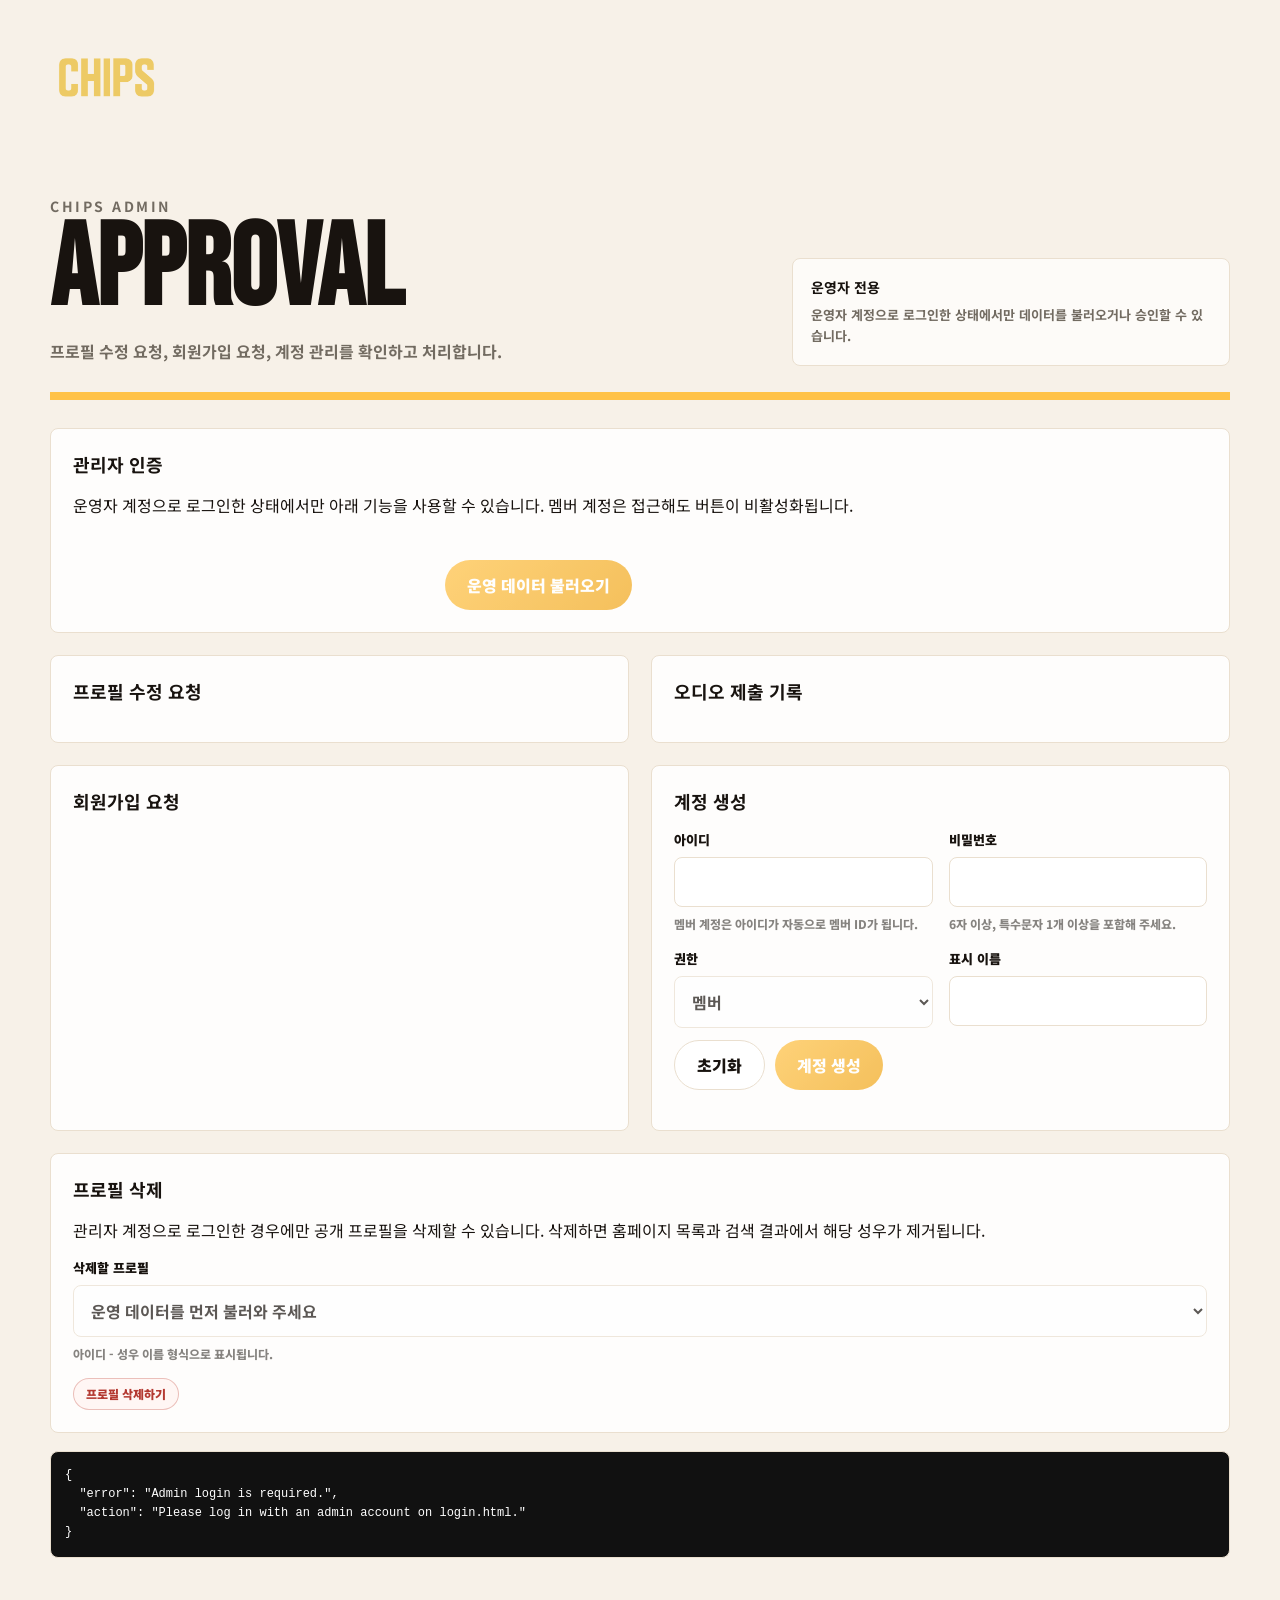
<file: admin.html>
<!DOCTYPE html>
<html lang="ko">
  <head>
    <meta charset="UTF-8" />
    <meta name="viewport" content="width=device-width, initial-scale=1.0" />
    <title>CHIPS Admin</title>
    <link rel="preconnect" href="https://fonts.googleapis.com" />
    <link rel="preconnect" href="https://fonts.gstatic.com" crossorigin />
    <link
      href="https://fonts.googleapis.com/css2?family=Bebas+Neue&family=Noto+Sans+KR:wght@400;500;700;900&display=swap"
      rel="stylesheet"
    />
    <link rel="stylesheet" href="submission.css?v=20260518-profile-delete" />
  </head>
  <body>
    <main class="submission-shell">
      <div class="submission-topbar">
        <a class="brand-mark" href="index.html#top" aria-label="CHIPS home">
          <img src="assets/chips_logo_1.png" alt="CHIPS" />
        </a>
        <nav class="submission-nav" aria-label="운영 페이지" data-auth-nav hidden>
          <a href="profile-create.html">프로필 작성</a>
          <a href="audio-create.html">오디오 추가</a>
          <a href="audio-manage.html">오디오 관리</a>
          <a class="is-active" href="admin.html">관리자</a>
          <a href="news-manage.html" data-admin-link>뉴스 작성</a>
          <a href="index.html#top">홈페이지</a>
        </nav>
        <div class="topbar-account" data-auth-greeting hidden></div>
      </div>

      <section class="submission-hero">
        <div>
          <p class="submission-kicker">CHIPS ADMIN</p>
          <h1>APPROVAL</h1>
          <p>프로필 수정 요청, 회원가입 요청, 계정 관리를 확인하고 처리합니다.</p>
        </div>
        <aside class="status-panel">
          <strong>운영자 전용</strong>
          <p>운영자 계정으로 로그인한 상태에서만 데이터를 불러오거나 승인할 수 있습니다.</p>
        </aside>
      </section>

      <section class="form-section admin-login">
        <h2>관리자 인증</h2>
        <p class="form-help">운영자 계정으로 로그인한 상태에서만 아래 기능을 사용할 수 있습니다. 멤버 계정은 접근해도 버튼이 비활성화됩니다.</p>
        <div class="field-grid">
          <div class="field admin-actions">
            <label>&nbsp;</label>
            <button class="primary-button" id="load-submissions" type="button">운영 데이터 불러오기</button>
          </div>
        </div>
      </section>

      <section class="admin-grid">
        <div class="form-section">
          <h2>프로필 수정 요청</h2>
          <div id="profile-submissions" class="submission-list"></div>
        </div>
        <div class="form-section">
          <h2>오디오 제출 기록</h2>
          <div id="audio-submissions" class="submission-list"></div>
        </div>
      </section>

      <section class="admin-grid">
        <div class="form-section">
          <h2>회원가입 요청</h2>
          <div id="signup-requests" class="submission-list"></div>
        </div>
        <div class="form-section">
          <h2>계정 생성</h2>
          <form class="admin-account-form" id="admin-account-form">
            <div class="field-grid">
              <div class="field">
                <label for="account-username">아이디</label>
                <input id="account-username" name="username" required />
                <small class="field-help">멤버 계정은 아이디가 자동으로 멤버 ID가 됩니다.</small>
              </div>
              <div class="field">
                <label for="account-password">비밀번호</label>
                <input id="account-password" name="password" type="password" required minlength="6" pattern="^(?=.*[^A-Za-z0-9]).{6,}$" />
                <small class="field-help">6자 이상, 특수문자 1개 이상을 포함해 주세요.</small>
              </div>
              <div class="field">
                <label for="account-role">권한</label>
                <select id="account-role" name="role">
                  <option value="actor">멤버</option>
                  <option value="admin">관리자</option>
                </select>
              </div>
              <div class="field">
                <label for="account-name">표시 이름</label>
                <input id="account-name" name="name" />
              </div>
            </div>
            <div class="form-actions compact-actions">
              <button class="secondary-button" type="reset">초기화</button>
              <button class="primary-button" type="submit">계정 생성</button>
            </div>
          </form>
          <div id="account-list" class="submission-list"></div>
        </div>
      </section>

      <section class="form-section admin-profile-delete">
        <h2>프로필 삭제</h2>
        <p class="form-help">관리자 계정으로 로그인한 경우에만 공개 프로필을 삭제할 수 있습니다. 삭제하면 홈페이지 목록과 검색 결과에서 해당 성우가 제거됩니다.</p>
        <form class="admin-profile-delete-form" id="admin-profile-delete-form">
          <div class="field-grid">
            <div class="field is-wide">
              <label for="delete-profile-id">삭제할 프로필</label>
              <select id="delete-profile-id" name="actorId" required>
                <option value="">운영 데이터를 먼저 불러와 주세요</option>
              </select>
              <small class="field-help">아이디 - 성우 이름 형식으로 표시됩니다.</small>
            </div>
          </div>
          <div class="form-actions compact-actions">
            <button class="danger-button profile-delete-submit" type="submit">프로필 삭제하기</button>
          </div>
        </form>
      </section>

      <pre class="result-box" id="admin-result" hidden></pre>
    </main>

    <script src="admin.js?v=20260518-profile-delete"></script>
  </body>
</html>
</file>
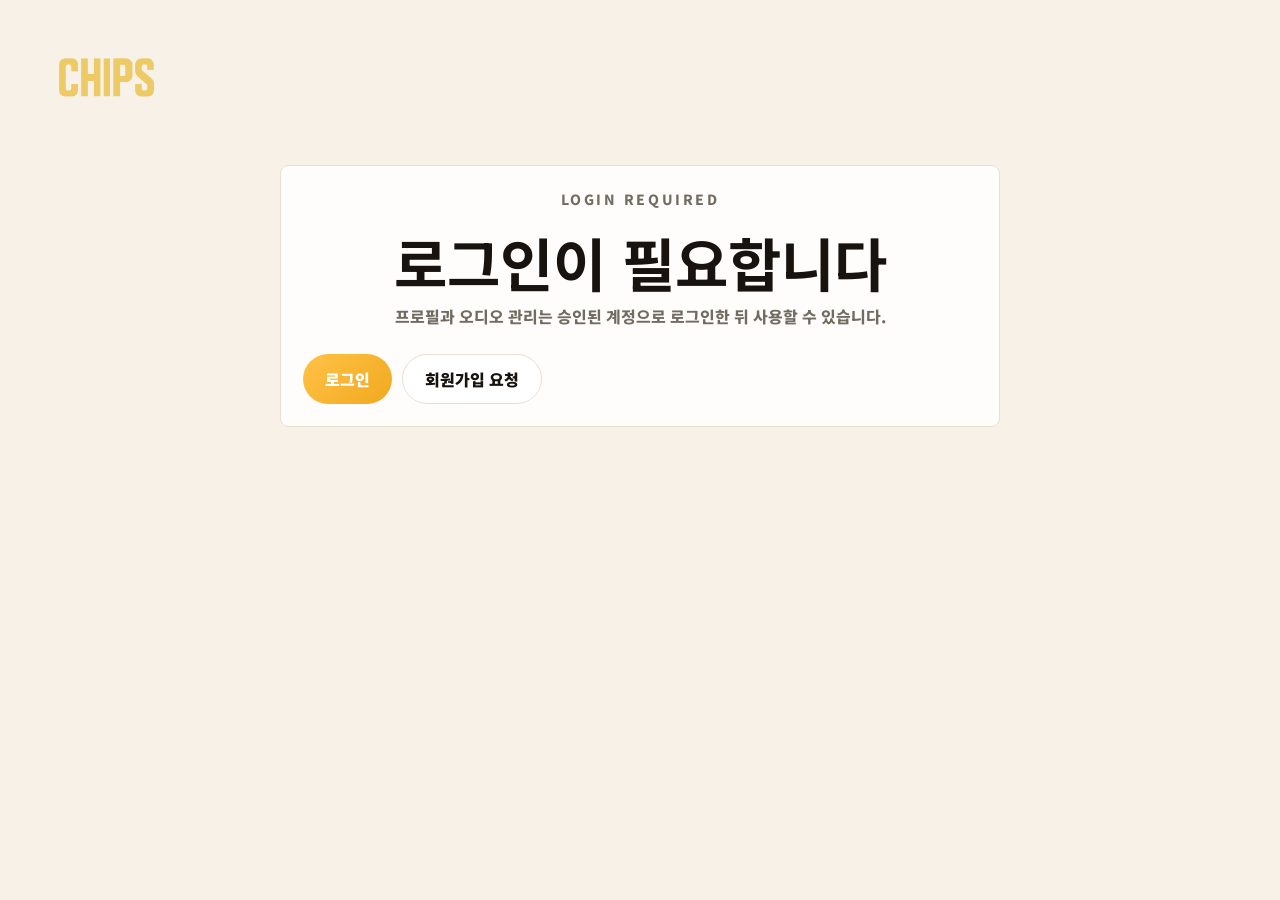
<file: audio-create.html>
<!DOCTYPE html>
<html lang="ko">
  <head>
    <meta charset="UTF-8" />
    <meta name="viewport" content="width=device-width, initial-scale=1.0" />
    <title>CHIPS Audio Upload</title>
    <link rel="preconnect" href="https://fonts.googleapis.com" />
    <link rel="preconnect" href="https://fonts.gstatic.com" crossorigin />
    <link
      href="https://fonts.googleapis.com/css2?family=Bebas+Neue&family=Noto+Sans+KR:wght@400;500;700;900&display=swap"
      rel="stylesheet"
    />
    <link rel="stylesheet" href="submission.css?v=20260515-filter-audio" />
  </head>
  <body data-requires-auth="true">
    <main class="submission-shell">
      <div class="submission-topbar">
        <a class="brand-mark" href="index.html#top" aria-label="CHIPS home">
          <img src="assets/chips_logo_1.png" alt="CHIPS" />
        </a>
        <nav class="submission-nav" aria-label="운영 페이지" data-auth-nav hidden>
          <a href="profile-create.html">프로필 작성</a>
          <a class="is-active" href="audio-create.html">오디오 추가</a>
          <a href="audio-manage.html">오디오 관리</a>
          <a href="admin.html" data-admin-link>관리자</a>
          <a href="news-manage.html" data-admin-link>뉴스 작성</a>
          <a href="index.html#voice-sample">홈페이지</a>
        </nav>
        <div class="topbar-account" data-auth-greeting hidden></div>
      </div>

      <section class="submission-hero">
        <div>
          <p class="submission-kicker">VOICE SAMPLE UPLOAD</p>
          <h1>AUDIO CREATE</h1>
          <p>등록된 성우를 선택하고, 샘플 제목과 CHIPS 카테고리, 오디오 파일을 넣으면 R2에 성우별 폴더로 저장됩니다.</p>
        </div>
        <aside class="status-panel">
          <strong>저장 경로</strong>
          <p><code>audio/{actor_id}/{sample_id}.{ext}</code> 형식으로 저장됩니다. 카테고리는 여러 항목을 동시에 선택할 수 있습니다.</p>
        </aside>
      </section>

      <form class="submission-form" id="audio-form">
        <section class="form-section">
          <h2>기본 정보</h2>
          <div class="field-grid">
            <div class="field">
              <label for="actor-select">성우 선택</label>
              <select id="actor-select" name="actor_id" required>
                <option value="">성우 목록 불러오는 중</option>
              </select>
              <input id="actor-name" name="actor_name" type="hidden" />
              <input name="audio_kind" type="hidden" value="sample" />
            </div>
            <div class="field">
              <label for="sample-title">오디오 제목</label>
              <input id="sample-title" name="sample_title" required placeholder="예: 미소년 캐릭터 샘플" />
            </div>
            <div class="field is-wide" id="representative-tags-field">
              <span class="group-label">대표 카테고리</span>
              <div class="representative-tag-grid" aria-label="대표 카테고리 최대 4개">
                <label><span>#</span><input name="representative_tag" placeholder="중국어" /></label>
                <label><span>#</span><input name="representative_tag" placeholder="10대" /></label>
                <label><span>#</span><input name="representative_tag" placeholder="츤데레" /></label>
                <label><span>#</span><input name="representative_tag" placeholder="소녀" /></label>
              </div>
              <small class="field-help">해당 오디오 샘플의 대표 카테고리를 입력해주세요. (최대 4개)</small>
            </div>
            <div class="field is-wide">
              <label for="language-note">언어/메모</label>
              <input id="language-note" name="notes" placeholder="예: 한국어, 10대/20대, 부끄러운 톤" />
            </div>
          </div>
        </section>

        <section class="form-section" id="audio-category-section">
          <h2>CHIPS 카테고리</h2>
          <div class="category-grid" id="audio-category-grid"></div>
        </section>

        <section class="form-section">
          <h2>오디오 파일</h2>
          <label class="file-drop" for="audio-file">
            <strong id="file-name">파일 선택</strong>
            <span>MP3, WAV, M4A, OGG, FLAC 파일을 업로드할 수 있습니다.</span>
          </label>
          <input id="audio-file" name="audio_file" type="file" accept="audio/*,.mp3,.wav,.m4a,.ogg,.flac" required hidden />
        </section>

        <div class="form-actions">
          <button class="secondary-button" type="reset">초기화</button>
          <button class="primary-button" type="submit">오디오 샘플 업로드</button>
        </div>
        <pre class="result-box" id="audio-result" hidden></pre>
      </form>
    </main>

    <script src="submission.js?v=20260620-dialect-texture"></script>
  </body>
</html>
</file>
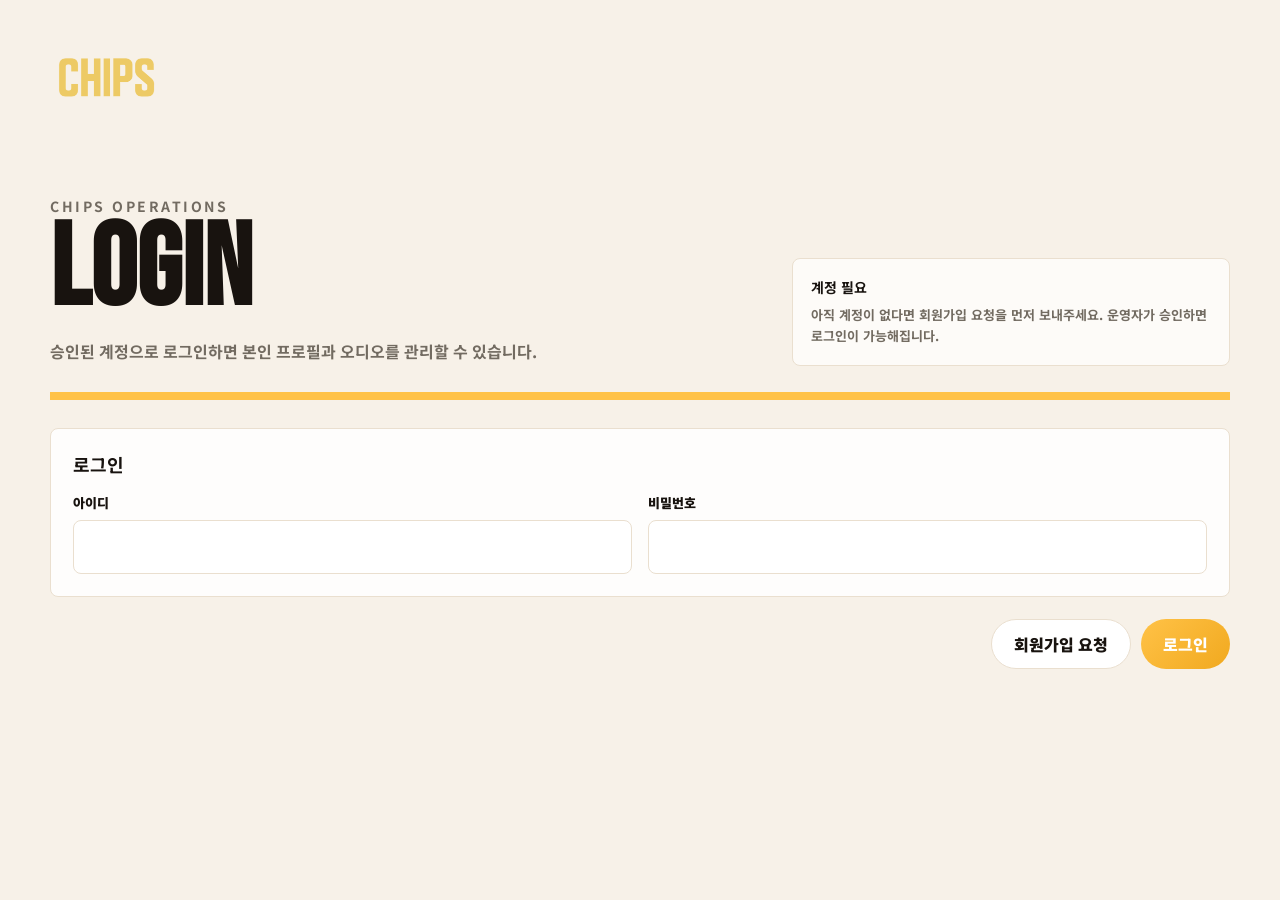
<file: audio-manage.html>
<!DOCTYPE html>
<html lang="ko">
  <head>
    <meta charset="UTF-8" />
    <meta name="viewport" content="width=device-width, initial-scale=1.0" />
    <title>CHIPS Audio Manage</title>
    <link rel="preconnect" href="https://fonts.googleapis.com" />
    <link rel="preconnect" href="https://fonts.gstatic.com" crossorigin />
    <link
      href="https://fonts.googleapis.com/css2?family=Bebas+Neue&family=Noto+Sans+KR:wght@400;500;700;900&display=swap"
      rel="stylesheet"
    />
    <link rel="stylesheet" href="submission.css?v=20260602-no-intro-audio" />
  </head>
  <body data-requires-auth="true">
    <main class="submission-shell">
      <div class="submission-topbar">
        <a class="brand-mark" href="index.html#top" aria-label="CHIPS home">
          <img src="assets/chips_logo_1.png" alt="CHIPS" />
        </a>
        <nav class="submission-nav" aria-label="운영 페이지" data-auth-nav hidden>
          <a href="profile-create.html">프로필 작성</a>
          <a href="audio-create.html">오디오 추가</a>
          <a class="is-active" href="audio-manage.html">오디오 관리</a>
          <a href="admin.html" data-admin-link>관리자</a>
          <a href="news-manage.html" data-admin-link>뉴스 작성</a>
          <a href="index.html#members">웹페이지</a>
        </nav>
        <div class="topbar-account" data-auth-greeting hidden></div>
      </div>

      <section class="submission-hero">
        <div>
          <p class="submission-kicker">VOICE SAMPLE MANAGE</p>
          <h1>AUDIO MANAGE</h1>
          <p>오디오 제목, 카테고리, 공개 순서를 관리합니다. 샘플 오디오 카드를 드래그해서 원하는 순서로 변경할 수 있습니다.</p>
        </div>
        <aside class="status-panel">
          <strong>정렬 방식</strong>
          <p>샘플 오디오 카드를 드래그해서 원하는 순서로 옮긴 뒤 저장하면 공개 프로필 화면에 반영됩니다.</p>
        </aside>
      </section>

      <section class="form-section audio-manage-panel">
        <div class="field-grid">
          <div class="field">
            <label for="manage-actor-select">성우 선택</label>
            <select id="manage-actor-select" name="actor_id">
              <option value="">목록을 불러오는 중</option>
            </select>
            <small class="field-help">관리자는 모든 성우를 선택할 수 있고, 멤버 계정은 본인 프로필만 관리할 수 있습니다.</small>
          </div>
        </div>
      </section>

      <section class="form-section audio-manage-panel">
        <div class="audio-manage-head">
          <div>
            <span>SAMPLES</span>
            <h2>샘플 오디오</h2>
          </div>
          <small>드래그로 순서 변경</small>
        </div>
        <div id="sample-audio-list" class="audio-manage-list is-sortable"></div>
      </section>

      <div class="form-actions">
        <button class="secondary-button" id="reload-audio-manage" type="button">다시 불러오기</button>
        <button class="primary-button" id="save-audio-manage" type="button">변경사항 저장</button>
      </div>
      <pre class="result-box" id="audio-manage-result" hidden></pre>
    </main>

    <script src="assets/vendor/Sortable.min.js"></script>
    <script src="submission.js?v=20260620-dialect-texture"></script>
    <script src="audio-manage.js?v=20260602-no-intro-audio"></script>
  </body>
</html>
</file>
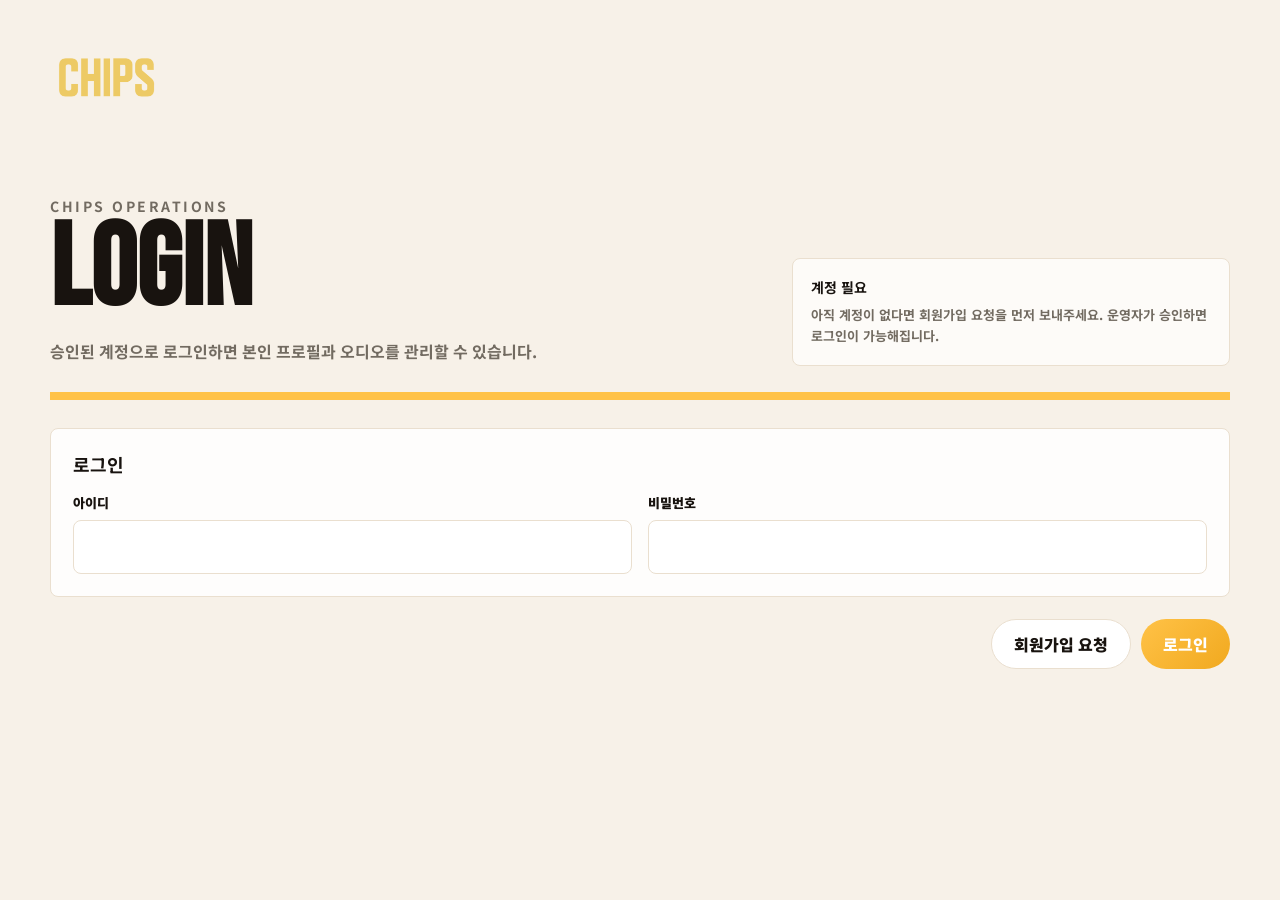
<file: login.html>
<!DOCTYPE html>
<html lang="ko">
  <head>
    <meta charset="UTF-8" />
    <meta name="viewport" content="width=device-width, initial-scale=1.0" />
    <title>CHIPS Login</title>
    <link rel="preconnect" href="https://fonts.googleapis.com" />
    <link rel="preconnect" href="https://fonts.gstatic.com" crossorigin />
    <link
      href="https://fonts.googleapis.com/css2?family=Bebas+Neue&family=Noto+Sans+KR:wght@400;500;700;900&display=swap"
      rel="stylesheet"
    />
    <link rel="stylesheet" href="submission.css?v=20260515-ops-nav" />
  </head>
  <body>
    <main class="submission-shell">
      <div class="submission-topbar">
        <a class="brand-mark" href="index.html#top" aria-label="CHIPS home">
          <img src="assets/chips_logo_1.png" alt="CHIPS" />
        </a>
        <div class="topbar-account" id="login-account-greeting" hidden></div>
      </div>

      <section class="submission-hero">
        <div>
          <p class="submission-kicker">CHIPS OPERATIONS</p>
          <h1>LOGIN</h1>
          <p>승인된 계정으로 로그인하면 본인 프로필과 오디오를 관리할 수 있습니다.</p>
        </div>
        <aside class="status-panel">
          <strong>계정 필요</strong>
          <p>아직 계정이 없다면 회원가입 요청을 먼저 보내주세요. 운영자가 승인하면 로그인이 가능해집니다.</p>
        </aside>
      </section>

      <form class="submission-form auth-form" id="login-form">
        <section class="form-section">
          <h2>로그인</h2>
          <div class="field-grid">
            <div class="field">
              <label for="login-username">아이디</label>
              <input id="login-username" name="username" autocomplete="username" required />
            </div>
            <div class="field">
              <label for="login-password">비밀번호</label>
              <input id="login-password" name="password" type="password" autocomplete="current-password" required />
            </div>
          </div>
        </section>

        <div class="form-actions">
          <a class="secondary-button button-link" href="signup-request.html">회원가입 요청</a>
          <button class="primary-button" type="submit">로그인</button>
        </div>
        <pre class="result-box" id="auth-result" hidden></pre>
      </form>
    </main>

    <script src="auth.js?v=20260515-filter-audio"></script>
  </body>
</html>
</file>
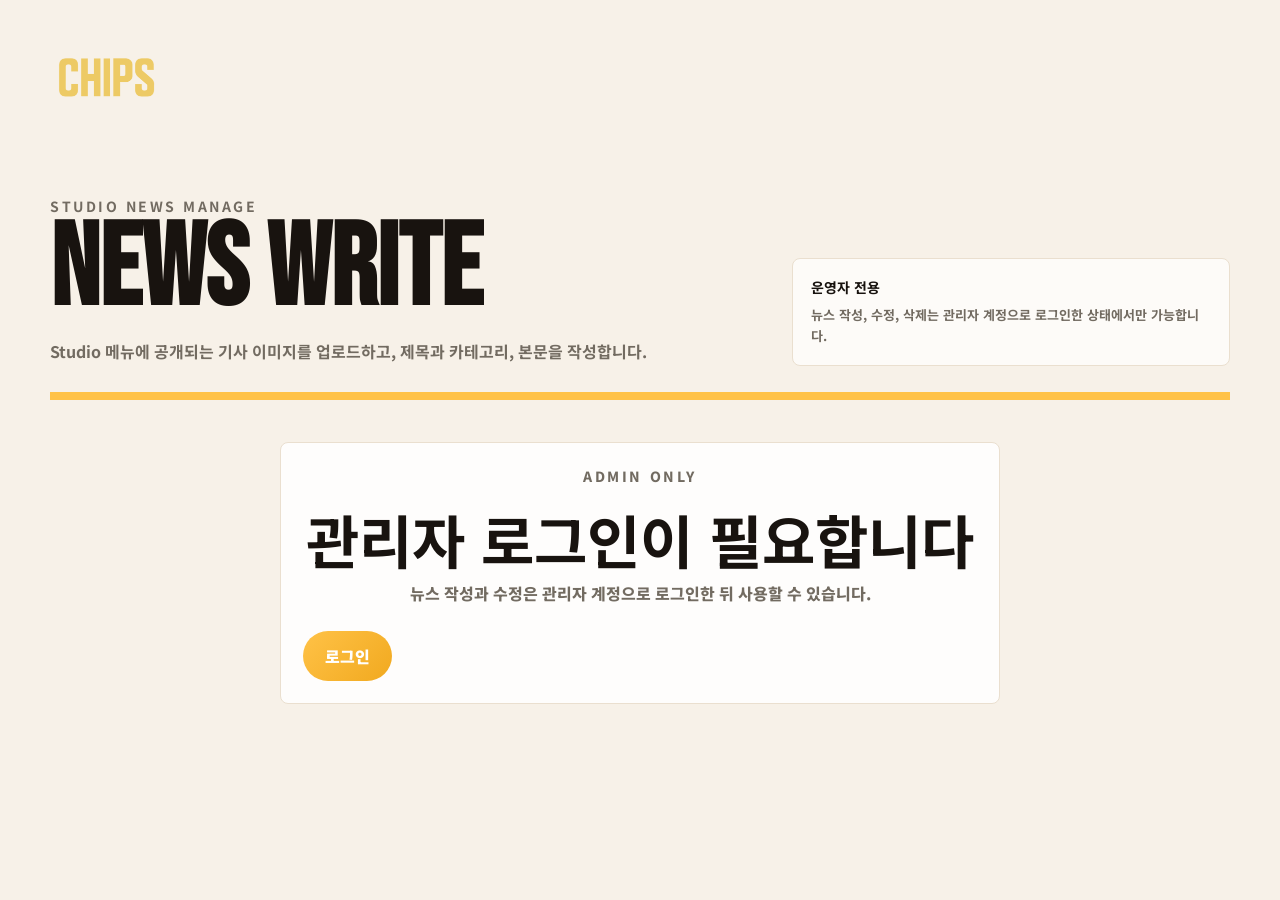
<file: news-manage.html>
<!DOCTYPE html>
<html lang="ko">
  <head>
    <meta charset="UTF-8" />
    <meta name="viewport" content="width=device-width, initial-scale=1.0" />
    <title>CHIPS News Manage</title>
    <link rel="preconnect" href="https://fonts.googleapis.com" />
    <link rel="preconnect" href="https://fonts.gstatic.com" crossorigin />
    <link
      href="https://fonts.googleapis.com/css2?family=Bebas+Neue&family=Noto+Sans+KR:wght@400;500;700;900&display=swap"
      rel="stylesheet"
    />
    <link rel="stylesheet" href="submission.css?v=20260521-news-input-fix" />
  </head>
  <body data-requires-auth="true" data-requires-admin="true">
    <main class="submission-shell">
      <div class="submission-topbar">
        <a class="brand-mark" href="index.html#top" aria-label="CHIPS home">
          <img src="assets/chips_logo_1.png" alt="CHIPS" />
        </a>
        <nav class="submission-nav" aria-label="운영 페이지" data-auth-nav hidden>
          <a href="profile-create.html">프로필 작성</a>
          <a href="audio-create.html">오디오 추가</a>
          <a href="audio-manage.html">오디오 관리</a>
          <a href="admin.html" data-admin-link>관리자</a>
          <a class="is-active" href="news-manage.html" data-admin-link>뉴스 작성</a>
          <a href="index.html#news">웹페이지</a>
        </nav>
        <div class="topbar-account" data-auth-greeting hidden></div>
      </div>

      <section class="submission-hero">
        <div>
          <p class="submission-kicker">STUDIO NEWS MANAGE</p>
          <h1>NEWS WRITE</h1>
          <p>Studio 메뉴에 공개되는 기사 이미지를 업로드하고, 제목과 카테고리, 본문을 작성합니다.</p>
        </div>
        <aside class="status-panel">
          <strong>운영자 전용</strong>
          <p>뉴스 작성, 수정, 삭제는 관리자 계정으로 로그인한 상태에서만 가능합니다.</p>
        </aside>
      </section>

      <section class="form-section news-editor-section">
        <div class="section-title-row">
          <div>
            <span class="submission-kicker">EDITOR</span>
            <h2 id="news-editor-title">새 뉴스 작성</h2>
          </div>
          <button class="secondary-button" type="button" id="news-reset">새 글 작성</button>
        </div>

        <form class="news-form" id="news-form">
          <input type="hidden" id="news-id" name="id" />
          <input type="hidden" name="action" value="save" />
          <div class="field-grid">
            <div class="field">
              <label for="news-title">제목</label>
              <input id="news-title" name="title" required />
            </div>
            <div class="field">
              <label for="news-date">날짜</label>
              <input id="news-date" name="datetime" type="date" required />
            </div>
            <div class="field">
              <label for="news-lead">부제목</label>
              <input id="news-lead" name="lead" required />
            </div>
            <div class="field news-category-field">
              <span class="group-label">뉴스 카테고리</span>
              <div class="news-category-options" id="news-category-options">
                <label><input type="checkbox" name="categories" value="Notice" /> <span>Notice</span></label>
                <label><input type="checkbox" name="categories" value="Studio" /> <span>Studio</span></label>
                <label><input type="checkbox" name="categories" value="Casting" /> <span>Casting</span></label>
                <label><input type="checkbox" name="categories" value="Sample" /> <span>Sample</span></label>
                <label><input type="checkbox" name="categories" value="Crew" /> <span>Crew</span></label>
                <label><input type="checkbox" name="categories" value="Guide" /> <span>Guide</span></label>
              </div>
              <small class="field-help">해당하는 카테고리를 하나 이상 선택해 주세요.</small>
            </div>
            <div class="field">
              <label for="news-image-file">이미지 업로드</label>
              <input id="news-image-file" name="image_file" type="file" accept="image/*" />
              <small class="field-help">새 이미지를 선택하면 기존 이미지보다 우선 적용됩니다.</small>
            </div>
            <div class="field is-wide">
              <label for="news-body">내용</label>
              <textarea id="news-body" name="body" rows="9" required></textarea>
              <small class="field-help">줄바꿈한 문장은 공개 화면에서 문단으로 표시됩니다.</small>
            </div>
          </div>

          <div class="form-actions compact-actions">
            <button class="secondary-button" type="reset">초기화</button>
            <button class="primary-button" type="submit">뉴스 저장</button>
          </div>
        </form>
      </section>

      <section class="form-section">
        <div class="section-title-row">
          <div>
            <span class="submission-kicker">ARCHIVE</span>
            <h2>등록된 뉴스</h2>
          </div>
          <button class="secondary-button" type="button" id="news-reload">다시 불러오기</button>
        </div>
        <div class="news-manage-list" id="news-manage-list"></div>
      </section>

      <pre class="result-box" id="news-result" hidden></pre>
    </main>

    <script src="news-manage.js?v=20260521-news-edit-lock"></script>
  </body>
</html>
</file>
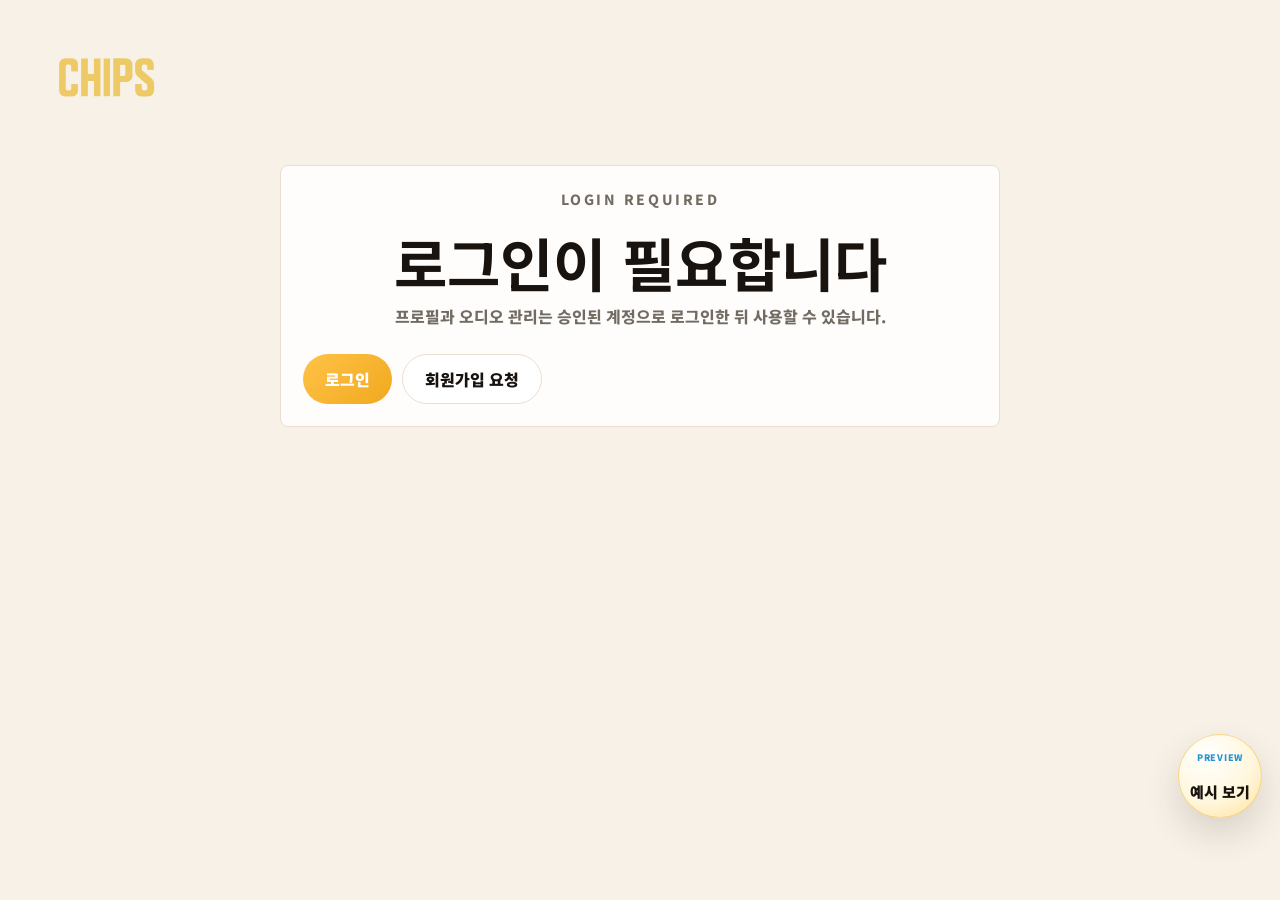
<file: profile-create.html>
<!DOCTYPE html>
<html lang="ko">
  <head>
    <meta charset="UTF-8" />
    <meta name="viewport" content="width=device-width, initial-scale=1.0" />
    <title>CHIPS Profile Create</title>
    <link rel="preconnect" href="https://fonts.googleapis.com" />
    <link rel="preconnect" href="https://fonts.gstatic.com" crossorigin />
    <link
      href="https://fonts.googleapis.com/css2?family=Bebas+Neue&family=Noto+Sans+KR:wght@400;500;700;900&display=swap"
      rel="stylesheet"
    />
    <link rel="stylesheet" href="submission.css?v=20260627-career-drag" />
  </head>
  <body data-requires-auth="true">
    <main class="submission-shell">
      <button class="preview-fab" type="button" data-preview-jump="#profile-preview-panel" aria-label="예시 화면 보기">
        <span>PREVIEW</span>
        <strong>예시 보기</strong>
      </button>
      <div class="submission-topbar">
        <a class="brand-mark" href="index.html#top" aria-label="CHIPS home">
          <img src="assets/chips_logo_1.png" alt="CHIPS" />
        </a>
        <nav class="submission-nav" aria-label="운영 페이지" data-auth-nav hidden>
          <a class="is-active" href="profile-create.html">프로필 작성</a>
          <a href="audio-create.html">오디오 추가</a>
          <a href="audio-manage.html">오디오 관리</a>
          <a href="admin.html" data-admin-link>관리자</a>
          <a href="news-manage.html" data-admin-link>뉴스 작성</a>
          <a href="index.html#members">홈페이지</a>
        </nav>
        <div class="topbar-account" data-auth-greeting hidden></div>
      </div>

      <section class="submission-hero">
        <div>
          <p class="submission-kicker">VOICE ACTOR PROFILE</p>
          <h1>PROFILE FORM</h1>
          <p>프로필이 없으면 새로 생성하고, 이미 작성된 프로필이 있으면 기존 정보를 불러와 수정 요청으로 저장합니다.</p>
        </div>
        <aside class="status-panel">
          <strong>프로필 작성</strong>
          <p>프로필 생성은 바로 반영되고, 기존 프로필 수정은 운영자 승인 후 웹사이트에 반영됩니다.</p>
        </aside>
      </section>

      <form class="submission-form" id="profile-form">
        <section class="form-section">
          <h2>프로필 정보</h2>
          <div class="field-grid">
            <div class="field">
              <label for="profile-name">성우 이름</label>
              <input id="profile-name" name="name" required placeholder="예: 감자" />
            </div>
            <div class="field">
              <label for="profile-name-en">영문 표기</label>
              <input id="profile-name-en" name="name_en" placeholder="예: GAMZA" />
            </div>
            <div class="field">
              <label for="profile-image">프로필 이미지</label>
              <input id="profile-image" name="profile_image" type="file" accept="image/*" />
              <small>정사각형 이미지 권장 · 800x800px 이상 · JPG/PNG/WebP · 업로드 시 자동 압축됩니다.</small>
            </div>
            <div class="field is-wide">
              <label for="profile-capabilities">작업 가능 조건</label>
              <input id="profile-capabilities" name="capabilities" placeholder="예: 홈레코딩 가능, 원격 디렉팅 가능, 빠른 납기" />
              <small>쉼표로 구분하면 프로필 화면에서는 점 구분 문구로 표시됩니다.</small>
            </div>
            <div class="field is-wide">
              <label for="profile-bio">소개글</label>
              <textarea id="profile-bio" name="bio" placeholder="목소리 특성, 가능한 장르, 간단한 소개를 적어주세요."></textarea>
            </div>
            <div class="field is-wide career-field">
              <div class="career-field-head">
                <label>경력 사항</label>
              </div>
              <div class="career-input-list" id="profile-career-list">
                <div class="career-input-row">
                  <button class="career-drag-handle" type="button" draggable="true" aria-label="경력 순서 이동">↕</button>
                  <input name="career" type="text" placeholder="예: 애니메이션 주연 캐릭터 보이스 참여" />
                  <button class="small-remove-button" type="button" data-career-remove aria-label="경력 삭제">×</button>
                </div>
              </div>
              <button class="small-add-button" type="button" data-career-add="#profile-career-list" aria-label="경력 추가">+</button>
              <small>한 줄에 하나씩 입력해 주세요. 입력한 순서대로 프로필의 CAREER 영역에 표시됩니다.</small>
            </div>
          </div>
        </section>

        <div class="form-actions">
          <button class="secondary-button" type="reset">초기화</button>
          <button class="primary-button" type="submit">프로필 생성하기</button>
        </div>
        <pre class="result-box" id="profile-result" hidden></pre>
        <section class="profile-preview-panel" id="profile-preview-panel" aria-live="polite">
          <div class="profile-preview-title">
            <span>PREVIEW</span>
            <h2>예시 화면</h2>
          </div>
          <article class="profile-preview-profile">
            <div class="profile-preview-sidebar">
              <div class="profile-preview-photo" id="profile-preview-photo">PROFILE IMAGE</div>
              <div class="profile-preview-identity">
                <h2 id="profile-preview-name">감자</h2>
                <p id="profile-preview-name-en">GAMZA</p>
              </div>
            </div>
            <div class="profile-preview-content">
              <section class="profile-preview-audio">
                <div class="profile-preview-section-head profile-preview-player-head">
                  <span>VOICE SAMPLE</span>
                  <h3>보이스 샘플</h3>
                </div>
                <div class="profile-preview-player" aria-hidden="true">
                  <span class="profile-preview-play">▶</span>
                  <span class="profile-preview-wave"><span></span></span>
                  <strong>0:30</strong>
                  <span class="profile-preview-volume">VOL <i></i></span>
                </div>
                <div class="profile-preview-samples">
                  <button class="is-active" type="button" disabled>샘플 1</button>
                  <button type="button" disabled>샘플 2</button>
                </div>
              </section>
              <section class="profile-preview-summary">
                <div class="profile-preview-section-head">
                  <span>PROFILE</span>
                  <h3>소개</h3>
                </div>
                <div class="profile-preview-copy" id="profile-preview-bio">소개글을 입력하면 여기에 표시됩니다.</div>
                <div class="profile-preview-capabilities" id="profile-preview-capabilities">작업 가능 조건을 입력하면 여기에 표시됩니다.</div>
              </section>
              <section class="profile-preview-career">
                <div class="profile-preview-section-head">
                  <span>CAREER</span>
                  <h3>경력</h3>
                </div>
                <ul id="profile-preview-career-list">
                  <li>경력 사항은 준비 중입니다.</li>
                </ul>
              </section>
            </div>
          </article>
        </section>
      </form>
    </main>

    <script src="submission.js?v=20260627-career-drag"></script>
  </body>
</html>
</file>
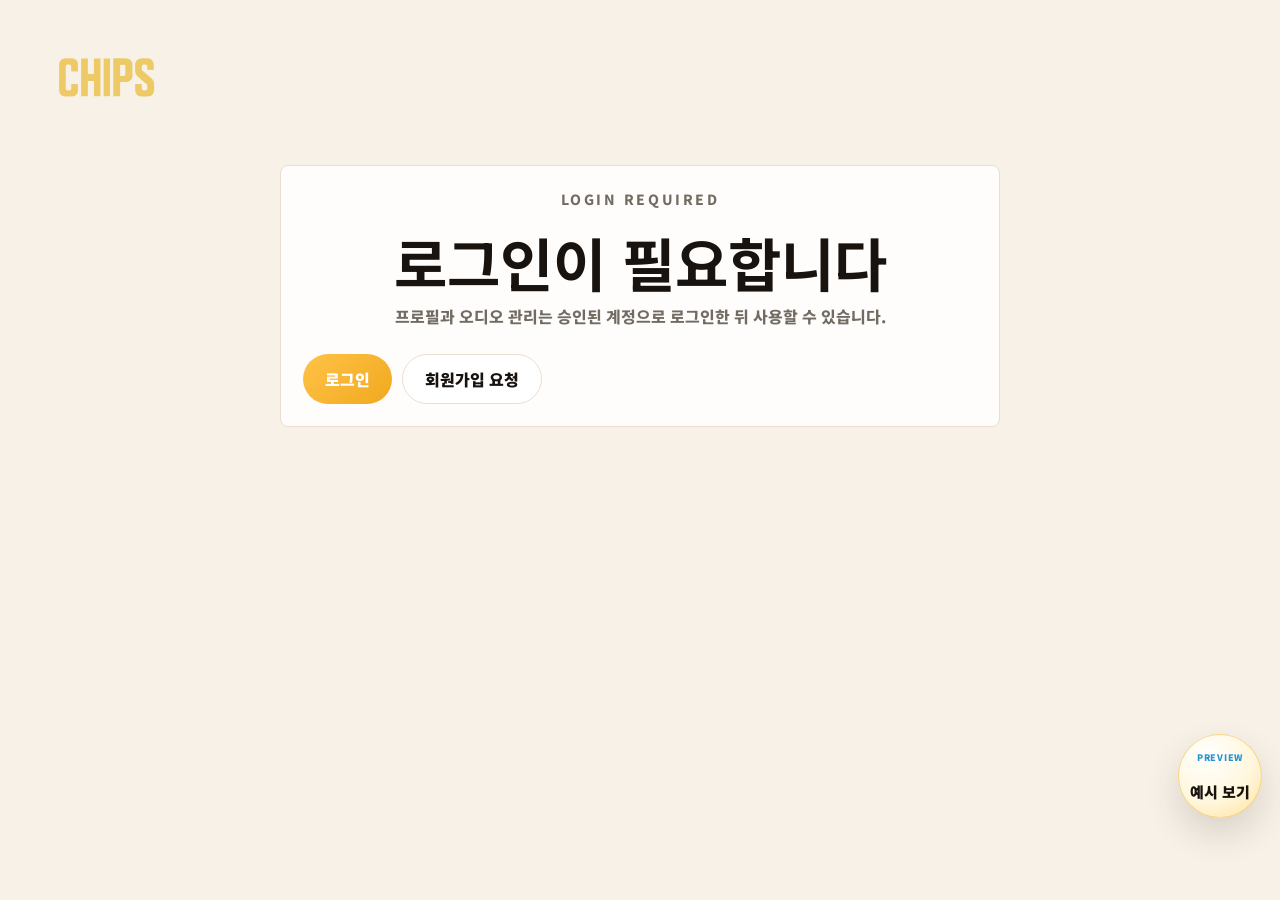
<file: profile-edit.html>
<!DOCTYPE html>
<html lang="ko">
  <head>
    <meta charset="UTF-8" />
    <meta name="viewport" content="width=device-width, initial-scale=1.0" />
    <title>CHIPS Profile Edit</title>
    <link rel="preconnect" href="https://fonts.googleapis.com" />
    <link rel="preconnect" href="https://fonts.gstatic.com" crossorigin />
    <link
      href="https://fonts.googleapis.com/css2?family=Bebas+Neue&family=Noto+Sans+KR:wght@400;500;700;900&display=swap"
      rel="stylesheet"
    />
    <link rel="stylesheet" href="submission.css?v=20260627-career-drag" />
    <script>
      window.location.replace("profile-create.html");
    </script>
  </head>
  <body data-requires-auth="true">
    <main class="submission-shell">
      <button class="preview-fab" type="button" data-preview-jump="#profile-edit-preview-panel" aria-label="예시 화면 보기">
        <span>PREVIEW</span>
        <strong>예시 보기</strong>
      </button>
      <div class="submission-topbar">
        <a class="brand-mark" href="index.html#top" aria-label="CHIPS home">
          <img src="assets/chips_logo_1.png" alt="CHIPS" />
        </a>
        <nav class="submission-nav" aria-label="운영 페이지" data-auth-nav hidden>
          <a href="profile-create.html">프로필 추가</a>
          <a class="is-active" href="profile-edit.html">프로필 수정</a>
          <a href="audio-create.html">오디오 추가</a>
          <a href="audio-manage.html">오디오 관리</a>
          <a href="admin.html" data-admin-link>관리자</a>
          <a href="news-manage.html" data-admin-link>뉴스 작성</a>
          <a href="index.html#members">홈페이지</a>
        </nav>
        <div class="topbar-account" data-auth-greeting hidden></div>
      </div>

      <section class="submission-hero">
        <div>
          <p class="submission-kicker">VOICE ACTOR PROFILE</p>
          <h1>PROFILE EDIT</h1>
          <p>현재 등록된 성우를 선택하면 기존 프로필 정보가 자동으로 입력됩니다. 수정 후 저장하면 공개 CMS 데이터에 바로 반영됩니다.</p>
        </div>
        <aside class="status-panel">
          <strong>간편 수정 모드</strong>
          <p>보안 확인 없이 바로 수정하는 운영용 임시 페이지입니다. 정식 운영 전에는 비밀번호 또는 성우별 수정 링크를 붙이는 것을 권장합니다.</p>
        </aside>
      </section>

      <form class="submission-form" id="profile-edit-form">
        <section class="form-section">
          <h2>수정할 성우 선택</h2>
          <div class="field-grid">
            <div class="field is-wide">
              <label for="edit-actor-select">성우 선택</label>
              <select id="edit-actor-select" name="actor_id" required>
                <option value="">성우 목록 불러오는 중</option>
              </select>
            </div>
          </div>
        </section>

        <section class="form-section">
          <h2>프로필 정보</h2>
          <div class="field-grid">
            <div class="field">
              <label for="edit-profile-name">성우 이름</label>
              <input id="edit-profile-name" name="name" required placeholder="예: 감자" />
            </div>
            <div class="field">
              <label for="edit-profile-name-en">영문 표기</label>
              <input id="edit-profile-name-en" name="name_en" placeholder="예: GAMZA" />
            </div>
            <div class="field">
              <label for="edit-profile-image">프로필 이미지 교체</label>
              <input id="edit-profile-image" name="profile_image" type="file" accept="image/*" />
              <small>정사각형 이미지 권장 · 800x800px 이상 · JPG/PNG/WebP · 업로드 시 자동 압축됩니다.</small>
            </div>
            <div class="field is-wide">
              <label for="edit-profile-capabilities">작업 가능 조건</label>
              <input id="edit-profile-capabilities" name="capabilities" placeholder="예: 홈레코딩 가능, 원격 디렉팅 가능, 빠른 납기" />
              <small>쉼표로 구분하면 프로필 화면에서는 점 구분 문구로 표시됩니다.</small>
            </div>
            <div class="field is-wide">
              <label for="edit-profile-bio">소개글</label>
              <textarea id="edit-profile-bio" name="bio" placeholder="목소리 특성, 가능한 장르, 간단한 소개를 적어주세요."></textarea>
            </div>
            <div class="field is-wide career-field">
              <div class="career-field-head">
                <label>경력 사항</label>
              </div>
              <div class="career-input-list" id="edit-profile-career-list">
                <div class="career-input-row">
                  <button class="career-drag-handle" type="button" draggable="true" aria-label="경력 순서 이동">↕</button>
                  <input name="career" type="text" placeholder="예: 애니메이션 주연 캐릭터 보이스 참여" />
                  <button class="small-remove-button" type="button" data-career-remove aria-label="경력 삭제">×</button>
                </div>
              </div>
              <button class="small-add-button" type="button" data-career-add="#edit-profile-career-list" aria-label="경력 추가">+</button>
              <small>한 줄에 하나씩 입력해 주세요. 입력한 순서대로 프로필의 CAREER 영역에 표시됩니다.</small>
            </div>
          </div>
        </section>

        <div class="form-actions">
          <button class="secondary-button" type="reset">되돌리기</button>
          <button class="primary-button" type="submit">프로필 수정 저장</button>
        </div>
        <pre class="result-box" id="profile-edit-result" hidden></pre>

        <section class="profile-preview-panel" id="profile-edit-preview-panel" aria-live="polite">
          <div class="profile-preview-title">
            <span>PREVIEW</span>
            <h2>수정 미리보기</h2>
          </div>
          <article class="profile-preview-profile">
            <div class="profile-preview-sidebar">
              <div class="profile-preview-photo" id="profile-edit-preview-photo">PROFILE IMAGE</div>
              <div class="profile-preview-identity">
                <h2 id="profile-edit-preview-name">감자</h2>
                <p id="profile-edit-preview-name-en">GAMZA</p>
              </div>
            </div>
            <div class="profile-preview-content">
              <section class="profile-preview-audio">
                <div class="profile-preview-section-head profile-preview-player-head">
                  <span>VOICE SAMPLE</span>
                  <h3>보이스 샘플</h3>
                </div>
                <div class="profile-preview-player" aria-hidden="true">
                  <span class="profile-preview-play">▶</span>
                  <span class="profile-preview-wave"><span></span></span>
                  <strong>0:30</strong>
                  <span class="profile-preview-volume">VOL <i></i></span>
                </div>
                <div class="profile-preview-samples">
                  <button class="is-active" type="button" disabled>샘플 1</button>
                  <button type="button" disabled>샘플 2</button>
                </div>
              </section>
              <section class="profile-preview-summary">
                <div class="profile-preview-section-head">
                  <span>PROFILE</span>
                  <h3>소개</h3>
                </div>
                <div class="profile-preview-copy" id="profile-edit-preview-bio">소개글을 입력하면 여기에 표시됩니다.</div>
                <div class="profile-preview-capabilities" id="profile-edit-preview-capabilities">작업 가능 조건을 입력하면 여기에 표시됩니다.</div>
              </section>
              <section class="profile-preview-career">
                <div class="profile-preview-section-head">
                  <span>CAREER</span>
                  <h3>경력</h3>
                </div>
                <ul id="profile-edit-preview-career-list">
                  <li>경력 사항은 준비 중입니다.</li>
                </ul>
              </section>
            </div>
          </article>
        </section>
      </form>
    </main>

    <script src="submission.js?v=20260627-career-drag"></script>
  </body>
</html>
</file>
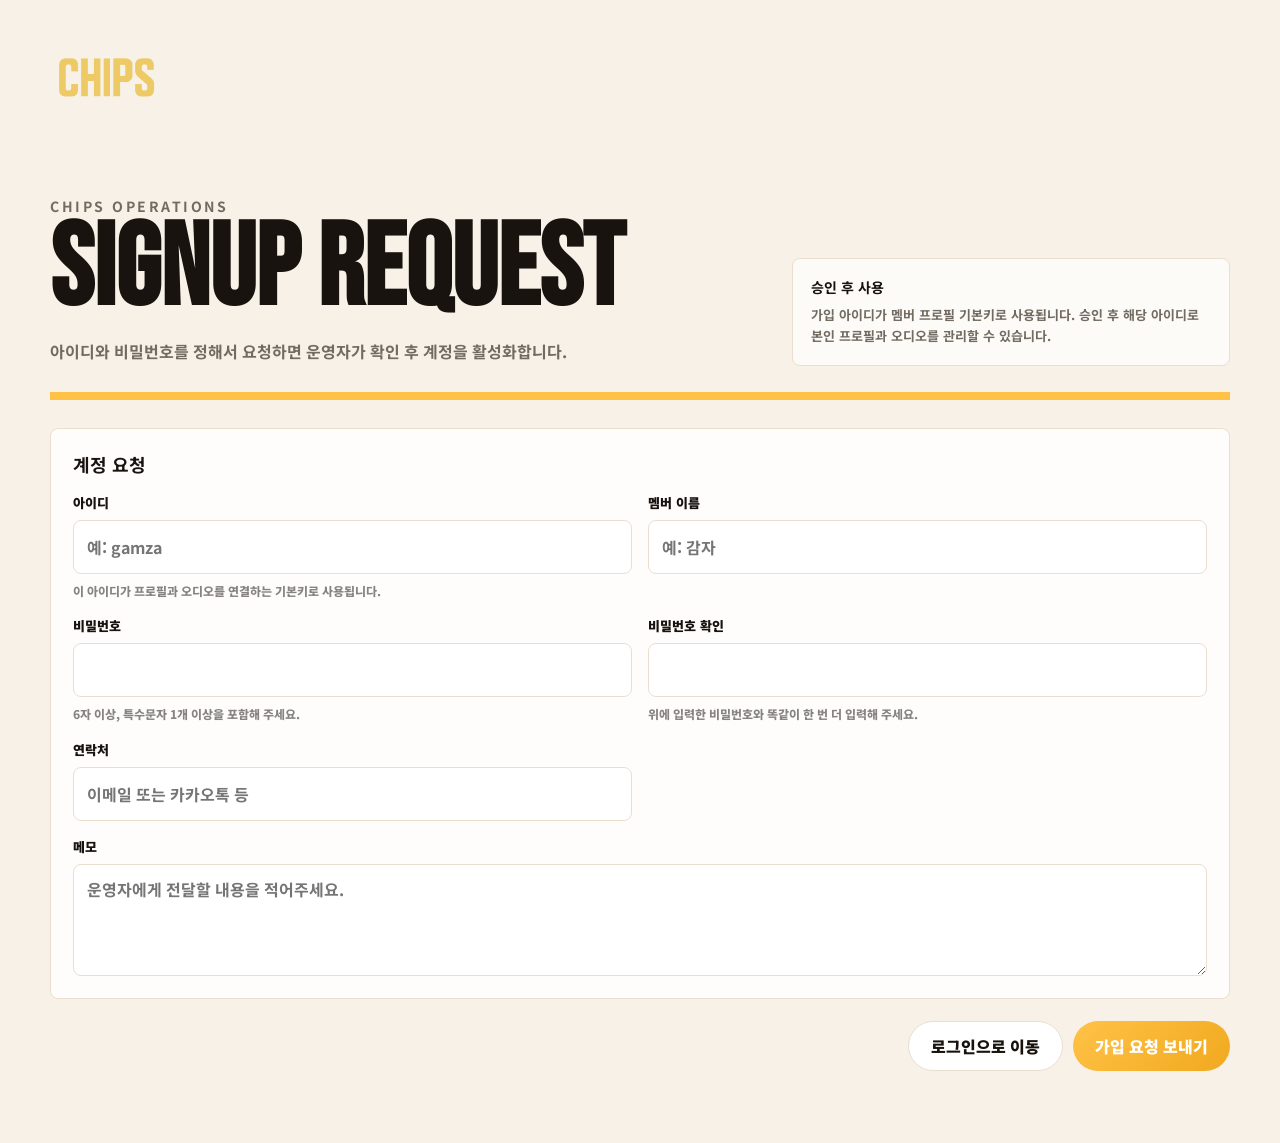
<file: signup-request.html>
<!DOCTYPE html>
<html lang="ko">
  <head>
    <meta charset="UTF-8" />
    <meta name="viewport" content="width=device-width, initial-scale=1.0" />
    <title>CHIPS Signup Request</title>
    <link rel="preconnect" href="https://fonts.googleapis.com" />
    <link rel="preconnect" href="https://fonts.gstatic.com" crossorigin />
    <link
      href="https://fonts.googleapis.com/css2?family=Bebas+Neue&family=Noto+Sans+KR:wght@400;500;700;900&display=swap"
      rel="stylesheet"
    />
    <link rel="stylesheet" href="submission.css?v=20260515-signup-clean" />
  </head>
  <body>
    <main class="submission-shell">
      <div class="submission-topbar">
        <a class="brand-mark" href="index.html#top" aria-label="CHIPS home">
          <img src="assets/chips_logo_1.png" alt="CHIPS" />
        </a>
      </div>

      <section class="submission-hero">
        <div>
          <p class="submission-kicker">CHIPS OPERATIONS</p>
          <h1>SIGNUP REQUEST</h1>
          <p>아이디와 비밀번호를 정해서 요청하면 운영자가 확인 후 계정을 활성화합니다.</p>
        </div>
        <aside class="status-panel">
          <strong>승인 후 사용</strong>
          <p>가입 아이디가 멤버 프로필 기본키로 사용됩니다. 승인 후 해당 아이디로 본인 프로필과 오디오를 관리할 수 있습니다.</p>
        </aside>
      </section>

      <form class="submission-form auth-form" id="signup-request-form">
        <section class="form-section">
          <h2>계정 요청</h2>
          <div class="field-grid">
            <div class="field">
              <label for="signup-username">아이디</label>
              <input id="signup-username" name="username" autocomplete="username" required minlength="3" placeholder="예: gamza" />
              <small class="field-help">이 아이디가 프로필과 오디오를 연결하는 기본키로 사용됩니다.</small>
            </div>
            <div class="field">
              <label for="signup-name">멤버 이름</label>
              <input id="signup-name" name="name" required placeholder="예: 감자" />
              <small class="field-help is-placeholder" aria-hidden="true">&nbsp;</small>
            </div>
            <div class="field">
              <label for="signup-password">비밀번호</label>
              <input
                id="signup-password"
                name="password"
                type="password"
                autocomplete="new-password"
                required
                minlength="6"
                pattern="^(?=.*[^A-Za-z0-9]).{6,}$"
              />
              <small class="field-help">6자 이상, 특수문자 1개 이상을 포함해 주세요.</small>
            </div>
            <div class="field">
              <label for="signup-password-confirm">비밀번호 확인</label>
              <input
                id="signup-password-confirm"
                name="passwordConfirm"
                type="password"
                autocomplete="new-password"
                required
                minlength="6"
                pattern="^(?=.*[^A-Za-z0-9]).{6,}$"
              />
              <small class="field-help">위에 입력한 비밀번호와 똑같이 한 번 더 입력해 주세요.</small>
            </div>
            <div class="field">
              <label for="signup-contact">연락처</label>
              <input id="signup-contact" name="contact" placeholder="이메일 또는 카카오톡 등" />
            </div>
            <div class="field is-wide">
              <label for="signup-note">메모</label>
              <textarea id="signup-note" name="note" placeholder="운영자에게 전달할 내용을 적어주세요."></textarea>
            </div>
          </div>
        </section>

        <div class="form-actions">
          <a class="secondary-button button-link" href="login.html">로그인으로 이동</a>
          <button class="primary-button" type="submit">가입 요청 보내기</button>
        </div>
        <pre class="result-box" id="auth-result" hidden></pre>
      </form>
    </main>

    <script src="auth.js?v=20260519-password-confirm"></script>
  </body>
</html>
</file>
<file: submission.css>
:root {
  --ink: #18130f;
  --muted: #726b61;
  --line: #eadfcf;
  --paper: #fffdf8;
  --chip-yellow: #ffc247;
  --chip-yellow-deep: #f1a91f;
  --green: #2d9b75;
  --blue: #2794cf;
}

* {
  box-sizing: border-box;
}

[hidden] {
  display: none !important;
}

body {
  margin: 0;
  min-height: 100vh;
  background: #f7f1e8;
  color: var(--ink);
  font-family: "Noto Sans KR", system-ui, sans-serif;
}

a {
  color: inherit;
}

.submission-shell {
  width: min(1180px, calc(100% - 36px));
  margin: 0 auto;
  padding: 34px 0 72px;
}

.submission-topbar {
  display: flex;
  justify-content: space-between;
  gap: 18px;
  align-items: center;
  margin-bottom: 30px;
}

.brand-mark {
  display: inline-flex;
  align-items: center;
  width: 116px;
  text-decoration: none;
}

.brand-mark img {
  display: block;
  width: 100%;
  height: auto;
}

.submission-nav {
  display: flex;
  gap: 8px;
  flex-wrap: wrap;
}

.submission-nav a {
  padding: 10px 14px;
  border: 1px solid var(--line);
  border-radius: 999px;
  background: rgba(255, 255, 255, 0.72);
  color: var(--muted);
  font-size: 13px;
  font-weight: 900;
  text-decoration: none;
}

.submission-nav a.is-active {
  border-color: var(--chip-yellow);
  color: var(--ink);
  box-shadow: 0 0 0 4px rgba(255, 194, 71, 0.16);
}

.submission-hero {
  display: grid;
  grid-template-columns: minmax(0, 0.9fr) minmax(280px, 0.55fr);
  gap: 24px;
  align-items: end;
  padding: 28px 0 26px;
  border-bottom: 8px solid var(--chip-yellow);
}

.submission-kicker {
  margin: 0 0 8px;
  color: var(--blue);
  font-size: 14px;
  font-weight: 900;
  letter-spacing: 0.18em;
  text-transform: uppercase;
}

.submission-hero h1 {
  margin: 0;
  font-family: "Bebas Neue", "Noto Sans KR", sans-serif;
  font-size: clamp(54px, 9vw, 118px);
  line-height: 0.92;
  letter-spacing: 0;
}

.submission-hero p {
  margin: 14px 0 0;
  color: var(--muted);
  font-weight: 700;
  line-height: 1.7;
}

.status-panel {
  border: 1px solid var(--line);
  border-radius: 8px;
  background: rgba(255, 255, 255, 0.72);
  padding: 18px;
}

.status-panel strong {
  display: block;
  margin-bottom: 8px;
  font-size: 14px;
}

.status-panel p {
  margin: 0;
  color: var(--muted);
  font-size: 13px;
  line-height: 1.6;
}

body[data-requires-admin="true"] .submission-hero {
  pointer-events: none;
}

.submission-form {
  display: grid;
  gap: 22px;
  margin-top: 28px;
}

.form-section {
  border: 1px solid var(--line);
  border-radius: 8px;
  background: rgba(255, 255, 255, 0.86);
  padding: 22px;
}

.form-section h2 {
  margin: 0 0 16px;
  font-size: 18px;
}

.field-grid {
  display: grid;
  grid-template-columns: repeat(2, minmax(0, 1fr));
  gap: 16px;
}

.field {
  display: grid;
  gap: 8px;
}

.field.is-wide {
  grid-column: 1 / -1;
}

.field label,
.group-label {
  font-size: 13px;
  font-weight: 900;
}

.field small {
  color: rgba(23, 19, 13, 0.52);
  font-size: 12px;
  font-weight: 800;
  line-height: 1.55;
  word-break: keep-all;
}

.career-field {
  gap: 10px;
}

.career-field-head {
  display: flex;
  align-items: center;
}

.career-input-list {
  display: grid;
  gap: 10px;
}

.career-input-row {
  display: grid;
  grid-template-columns: 42px minmax(0, 1fr) 42px;
  gap: 8px;
  align-items: center;
  transition: opacity 160ms ease, transform 160ms ease;
}

.career-input-row.is-dragging {
  opacity: 0.48;
  transform: scale(0.99);
}

.career-drag-handle {
  width: 42px;
  min-height: 42px;
  border: 1px dashed rgba(246, 185, 59, 0.72);
  border-radius: 8px;
  background: rgba(255, 250, 240, 0.88);
  color: rgba(23, 19, 13, 0.56);
  cursor: grab;
  font: inherit;
  font-size: 16px;
  font-weight: 900;
  line-height: 1;
  transition: background-color 160ms ease, border-color 160ms ease, color 160ms ease, transform 160ms ease;
}

.career-drag-handle:hover,
.career-drag-handle:focus-visible {
  border-color: rgba(246, 185, 59, 0.96);
  background: rgba(255, 241, 199, 0.96);
  color: var(--ink);
  outline: none;
}

.career-drag-handle:active {
  cursor: grabbing;
  transform: scale(0.96);
}

.small-add-button,
.small-remove-button {
  border: 1px solid var(--line);
  border-radius: 8px;
  background: rgba(255, 255, 255, 0.86);
  color: var(--ink);
  cursor: pointer;
  font: inherit;
  font-size: 13px;
  font-weight: 900;
  transition: background-color 160ms ease, border-color 160ms ease, transform 160ms ease;
}

.small-add-button {
  z-index: 2;
  display: inline-grid;
  place-items: center;
  justify-self: center;
  width: 42px;
  height: 42px;
  min-height: 0;
  margin-top: -31px;
  margin-bottom: 1px;
  padding: 0;
  border-radius: 50%;
  background: rgba(255, 246, 219, 0.9);
  border-color: rgba(246, 185, 59, 0.38);
  color: var(--blue);
  font-size: 22px;
  line-height: 1;
  transform: translateY(0);
}

.small-remove-button {
  width: 42px;
  min-height: 46px;
  color: rgba(23, 19, 13, 0.52);
}

.small-add-button:hover,
.small-remove-button:hover {
  border-color: rgba(246, 185, 59, 0.58);
  background: rgba(255, 246, 219, 0.98);
}

.small-add-button:hover {
  transform: translateY(-1px) scale(1.04);
}

.small-remove-button:hover {
  transform: translateY(-1px);
}

.field input,
.field textarea,
.field select {
  width: 100%;
  min-height: 46px;
  border: 1px solid var(--line);
  border-radius: 8px;
  background: #fff;
  color: var(--ink);
  font: inherit;
  font-weight: 700;
  padding: 12px 13px;
}

.field textarea {
  min-height: 112px;
  resize: vertical;
}

.topbar-account {
  display: inline-flex;
  align-items: center;
  gap: 10px;
  margin-left: auto;
  padding: 10px 14px;
  border: 1px solid var(--line);
  border-radius: 999px;
  background: rgba(255, 255, 255, 0.72);
  color: var(--muted);
  font-size: 13px;
  font-weight: 800;
  white-space: nowrap;
}

.topbar-account button {
  border: 0;
  border-radius: 999px;
  background: var(--ink);
  color: #fff;
  cursor: pointer;
  font-size: 11px;
  font-weight: 900;
  padding: 7px 10px;
}

.topbar-account strong {
  color: var(--blue);
  font-weight: 900;
}

.login-gate {
  max-width: 720px;
  margin: 42px auto 0;
  text-align: center;
}

.login-gate h1 {
  margin: 8px 0 12px;
  font-size: clamp(34px, 6vw, 58px);
  line-height: 0.95;
}

.login-gate p {
  margin: 0 auto 24px;
  max-width: 520px;
  color: var(--muted);
  font-weight: 800;
  line-height: 1.7;
}

.field-help {
  color: var(--muted);
  font-size: 12px;
  font-weight: 700;
  line-height: 1.5;
}

.field-help.is-placeholder {
  visibility: hidden;
}

.audio-kind-options {
  display: grid;
  grid-template-columns: repeat(2, minmax(0, 1fr));
  gap: 12px;
}

.audio-kind-card {
  position: relative;
  cursor: pointer;
}

.audio-kind-card input {
  position: absolute;
  opacity: 0;
  inset: 0;
}

.audio-kind-card span {
  min-height: 76px;
  display: grid;
  align-content: center;
  gap: 4px;
  padding: 14px 16px 14px 44px;
  border: 1px solid var(--line);
  border-radius: 8px;
  background: #fff;
  transition: border-color 160ms ease, background 160ms ease, box-shadow 160ms ease;
}

.audio-kind-card span::before,
.audio-kind-card span::after {
  content: "";
  position: absolute;
  border-radius: 50%;
}

.audio-kind-card span::before {
  left: 16px;
  top: 50%;
  width: 16px;
  height: 16px;
  border: 2px solid rgba(23, 19, 13, 0.34);
  transform: translateY(-50%);
  background: #fff;
}

.audio-kind-card span::after {
  left: 22px;
  top: 50%;
  width: 8px;
  height: 8px;
  transform: translateY(-50%) scale(0);
  background: var(--chip-yellow-deep);
  transition: transform 160ms ease;
}

.audio-kind-card strong {
  font-size: 14px;
  font-weight: 900;
}

.audio-kind-card small {
  color: var(--muted);
  font-size: 12px;
  font-weight: 800;
  line-height: 1.45;
}

.audio-kind-card input:checked + span {
  border-color: var(--chip-yellow-deep);
  background: rgba(255, 194, 71, 0.14);
  box-shadow: 0 10px 24px rgba(246, 185, 59, 0.12);
}

.audio-kind-card input:checked + span::before {
  border-color: var(--chip-yellow-deep);
}

.audio-kind-card input:checked + span::after {
  transform: translateY(-50%) scale(1);
}

.audio-kind-card input:focus-visible + span {
  outline: 3px solid rgba(42, 166, 224, 0.24);
  outline-offset: 2px;
}

.representative-tag-grid {
  display: grid;
  grid-template-columns: repeat(4, minmax(0, 1fr));
  gap: 10px;
}

.representative-tag-grid label {
  display: grid;
  grid-template-columns: auto minmax(0, 1fr);
  align-items: center;
  min-height: 46px;
  border: 1px solid var(--line);
  border-radius: 8px;
  background: #fff;
  overflow: hidden;
}

.representative-tag-grid span {
  padding-left: 14px;
  color: var(--blue);
  font-size: 17px;
  font-weight: 900;
}

.representative-tag-grid input {
  min-height: 46px;
  border: 0;
  border-radius: 0;
  padding-left: 6px;
}

.representative-tag-grid input:focus {
  outline: none;
}

.representative-tag-grid label:focus-within {
  border-color: var(--chip-yellow-deep);
  box-shadow: 0 0 0 3px rgba(246, 185, 59, 0.16);
}

.auth-form .field {
  align-content: start;
}

.auth-form .field input {
  min-height: 54px;
}

.category-grid {
  display: grid;
  grid-template-columns: repeat(2, minmax(0, 1fr));
  gap: 14px;
}

.category-group {
  border: 1px solid var(--line);
  border-radius: 8px;
  padding: 14px;
  background: #fff;
}

.category-group header {
  display: flex;
  justify-content: space-between;
  gap: 10px;
  align-items: baseline;
  margin-bottom: 10px;
}

.category-group strong {
  font-size: 15px;
}

.category-group small {
  color: var(--muted);
  font-weight: 900;
}

.option-list {
  display: flex;
  flex-wrap: wrap;
  gap: 8px;
}

.option-pill {
  position: relative;
}

.option-pill input {
  position: absolute;
  opacity: 0;
  inset: 0;
}

.option-pill span {
  display: block;
  padding: 8px 10px;
  border: 1px solid var(--line);
  border-radius: 999px;
  color: var(--muted);
  font-size: 12px;
  font-weight: 900;
  cursor: pointer;
}

.option-pill input:checked + span {
  border-color: var(--chip-yellow-deep);
  background: rgba(255, 194, 71, 0.2);
  color: var(--ink);
}

.file-drop {
  display: grid;
  gap: 10px;
  place-items: center;
  min-height: 170px;
  border: 2px dashed #e4c985;
  border-radius: 8px;
  background: rgba(255, 244, 215, 0.42);
  text-align: center;
  cursor: pointer;
}

.file-drop strong {
  font-size: 16px;
}

.file-drop span {
  color: var(--muted);
  font-size: 13px;
  font-weight: 800;
}

.form-actions {
  display: flex;
  justify-content: flex-end;
  gap: 10px;
  flex-wrap: wrap;
}

.primary-button,
.secondary-button {
  min-height: 50px;
  border: 0;
  border-radius: 999px;
  padding: 0 22px;
  font: inherit;
  font-weight: 900;
  cursor: pointer;
}

.primary-button {
  background: linear-gradient(135deg, var(--chip-yellow), var(--chip-yellow-deep));
  color: #fff;
}

.primary-button:disabled {
  cursor: wait;
  opacity: 0.72;
}

.secondary-button {
  background: #fff;
  color: var(--ink);
  border: 1px solid var(--line);
}

.button-link {
  display: inline-flex;
  align-items: center;
  justify-content: center;
  text-decoration: none;
}

.preview-fab {
  position: fixed;
  right: max(18px, calc((100vw - 1180px) / 2 - 92px));
  bottom: 82px;
  z-index: 30;
  display: grid;
  place-items: center;
  width: 84px;
  height: 84px;
  border: 1px solid rgba(246, 185, 59, 0.5);
  border-radius: 50%;
  background:
    radial-gradient(circle at 35% 25%, rgba(255, 255, 255, 0.98), rgba(255, 246, 219, 0.94) 58%, rgba(255, 224, 145, 0.9)),
    #fff7dd;
  box-shadow: 0 16px 34px rgba(73, 52, 25, 0.16);
  color: var(--ink);
  cursor: pointer;
  font: inherit;
  transition: transform 180ms ease, box-shadow 180ms ease, border-color 180ms ease;
}

.preview-fab span {
  color: var(--blue);
  font-size: 9px;
  font-weight: 900;
  letter-spacing: 0.08em;
  line-height: 1;
}

.preview-fab strong {
  margin-top: -13px;
  font-size: 15px;
  font-weight: 900;
  line-height: 1;
  word-break: keep-all;
}

.preview-fab:hover,
.preview-fab:focus-visible {
  border-color: rgba(246, 185, 59, 0.72);
  box-shadow: 0 20px 42px rgba(73, 52, 25, 0.2);
  outline: 0;
  transform: scale(1.04);
}

.auth-status {
  display: flex;
  align-items: center;
  justify-content: space-between;
  gap: 12px;
  margin: 18px 0 0;
  padding: 12px 14px;
  border: 1px solid var(--line);
  border-radius: 8px;
  background: rgba(255, 255, 255, 0.74);
  color: var(--muted);
  font-size: 13px;
  font-weight: 800;
}

.auth-status strong {
  color: var(--ink);
}

.auth-status button {
  min-height: 34px;
  border: 1px solid var(--line);
  border-radius: 999px;
  background: #fff;
  padding: 0 12px;
  color: var(--ink);
  font: inherit;
  font-size: 12px;
  font-weight: 900;
  cursor: pointer;
}

.admin-account-form {
  display: grid;
  gap: 12px;
  margin-bottom: 18px;
}

.admin-account-form .field-grid {
  align-items: start;
}

.section-title-row {
  display: flex;
  align-items: center;
  justify-content: space-between;
  gap: 16px;
  margin-bottom: 18px;
}

.section-title-row h2 {
  margin: 4px 0 0;
}

.news-form {
  position: relative;
  z-index: 3;
  display: grid;
  gap: 16px;
}

.news-editor-section {
  position: relative;
  z-index: 2;
}

.news-form .field-grid {
  align-items: start;
}

.news-form .field,
.news-form input,
.news-form textarea,
.news-form button {
  position: relative;
  z-index: 3;
  pointer-events: auto;
}

.news-category-field {
  align-self: stretch;
}

.news-category-options {
  position: relative;
  z-index: 4;
  display: grid;
  grid-template-columns: repeat(3, minmax(0, 1fr));
  gap: 8px;
  pointer-events: auto;
}

.news-category-options label {
  display: flex;
  align-items: center;
  gap: 8px;
  min-height: 46px;
  border: 1px solid var(--line);
  border-radius: 8px;
  background: rgba(255, 255, 255, 0.88);
  padding: 10px 12px;
  color: var(--muted);
  font-size: 13px;
  font-weight: 900;
  cursor: pointer;
  pointer-events: auto;
  transition: border-color 160ms ease, background-color 160ms ease, color 160ms ease;
}

.news-category-options input[type="checkbox"] {
  position: static;
  flex: 0 0 16px;
  width: 16px;
  height: 16px;
  min-height: 0;
  margin: 0;
  padding: 0;
  border: 1px solid rgba(23, 19, 13, 0.42);
  border-radius: 4px;
  background: #fff;
  appearance: auto;
  accent-color: var(--chip-yellow-deep);
  cursor: pointer;
}

.news-category-options label:has(input:checked) {
  border-color: rgba(246, 185, 59, 0.64);
  background: rgba(255, 245, 215, 0.82);
  color: var(--ink);
}

.news-manage-list {
  display: grid;
  gap: 12px;
  max-height: 620px;
  overflow: auto;
  padding-right: 6px;
}

.news-manage-card {
  display: grid;
  grid-template-columns: 150px minmax(0, 1fr) auto;
  gap: 16px;
  align-items: center;
  border: 1px solid var(--line);
  border-radius: 8px;
  background: rgba(255, 255, 255, 0.78);
  padding: 12px;
}

.news-manage-card img {
  width: 150px;
  aspect-ratio: 16 / 10;
  border-radius: 7px;
  object-fit: cover;
  background: #f3ead8;
}

.news-manage-card h3 {
  margin: 6px 0;
  font-size: 20px;
  line-height: 1.28;
}

.news-manage-card p {
  margin: 0;
  color: var(--muted);
  font-size: 13px;
  font-weight: 700;
  line-height: 1.55;
}

.news-manage-meta,
.news-manage-actions {
  display: flex;
  align-items: center;
  gap: 8px;
  flex-wrap: wrap;
}

.news-manage-meta {
  color: var(--blue);
  font-size: 11px;
  font-weight: 900;
  letter-spacing: 0.08em;
  text-transform: uppercase;
}

.news-manage-actions {
  justify-content: flex-end;
}

.news-manage-actions .secondary-button,
.news-manage-actions .danger-button {
  display: inline-flex;
  align-items: center;
  justify-content: center;
  min-width: 72px;
  min-height: 40px;
  padding: 0 14px;
  font-size: 12px;
  line-height: 1;
}

.compact-actions {
  justify-content: flex-start;
}

.result-box {
  margin-top: 18px;
  border: 1px solid var(--line);
  border-radius: 8px;
  background: #111;
  color: #fff;
  padding: 14px;
  overflow-x: auto;
  white-space: pre-wrap;
  font: 12px/1.6 Consolas, monospace;
}

.result-box[hidden] {
  display: none;
}

.profile-preview-panel {
  margin-top: 22px;
}

.profile-preview-title {
  margin-bottom: 14px;
}

.profile-preview-title span {
  display: block;
  color: var(--blue);
  font-size: 11px;
  font-weight: 900;
  letter-spacing: 0.14em;
}

.profile-preview-title h2 {
  margin: 4px 0 0;
  font-size: clamp(26px, 4vw, 38px);
  line-height: 1.08;
}

.profile-preview-profile {
  display: grid;
  grid-template-columns: 270px minmax(0, 665px);
  justify-content: center;
  gap: 48px;
  align-items: start;
  width: min(100%, 1010px);
  margin: 0 auto;
}

.profile-preview-sidebar {
  display: grid;
  gap: 12px;
}

.profile-preview-content {
  display: grid;
  gap: 14px;
}

.profile-preview-audio,
.profile-preview-summary,
.profile-preview-career {
  border: 1px solid var(--line);
  border-radius: 8px;
  background: linear-gradient(180deg, rgba(255, 255, 255, 0.9), rgba(255, 251, 241, 0.76));
  padding: 18px 20px;
  box-shadow: 0 16px 38px rgba(73, 52, 25, 0.08);
}

.profile-preview-player-head {
  display: block;
}

.profile-preview-player-head span {
  display: block;
  margin-bottom: 12px;
}

.profile-preview-player {
  display: grid;
  grid-template-columns: 38px minmax(140px, 1fr) 38px minmax(82px, 108px);
  gap: 8px;
  align-items: center;
  max-width: none;
}

.profile-preview-play {
  display: grid;
  place-items: center;
  width: 38px;
  height: 38px;
  border-radius: 50%;
  background: linear-gradient(135deg, var(--chip-yellow), var(--chip-yellow-deep));
  color: #fff;
  font-size: 15px;
  font-weight: 900;
}

.profile-preview-wave {
  height: 6px;
  overflow: hidden;
  border-radius: 999px;
  background: #eadfc6;
}

.profile-preview-wave span {
  display: block;
  width: 42%;
  height: 100%;
  border-radius: inherit;
  background: linear-gradient(90deg, var(--chip-yellow), var(--chip-yellow-deep));
}

.profile-preview-player strong {
  color: var(--ink);
  font-size: 13px;
  font-weight: 800;
}

.profile-preview-volume {
  display: grid;
  grid-template-columns: auto minmax(56px, 82px);
  gap: 6px;
  align-items: center;
  color: var(--muted);
  font-size: 11px;
  font-weight: 900;
  letter-spacing: 0.04em;
}

.profile-preview-volume i {
  display: block;
  height: 6px;
  border: 1px solid rgba(32, 26, 18, 0.1);
  border-radius: 999px;
  background: linear-gradient(90deg, rgba(246, 185, 59, 0.42), rgba(38, 167, 224, 0.18));
}

.profile-preview-samples {
  display: grid;
  grid-template-columns: repeat(2, minmax(118px, 1fr));
  gap: 10px;
  margin-top: 16px;
  padding-top: 14px;
  border-top: 1px solid rgba(32, 26, 18, 0.08);
}

.profile-preview-samples button {
  min-height: 40px;
  border: 1px solid rgba(32, 26, 18, 0.1);
  border-radius: 8px;
  background: rgba(255, 255, 255, 0.84);
  box-shadow: inset 0 -2px 0 rgba(255, 210, 106, 0.18);
  color: var(--ink);
  font: inherit;
  font-size: 12.5px;
  font-weight: 800;
}

.profile-preview-samples button.is-active {
  border-color: rgba(246, 185, 59, 0.46);
  background: linear-gradient(180deg, rgba(255, 250, 235, 0.98), rgba(255, 232, 174, 0.58));
  box-shadow:
    inset 0 -2px 0 rgba(246, 185, 59, 0.18),
    0 8px 18px rgba(73, 52, 25, 0.05);
}

.profile-preview-photo {
  display: grid;
  place-items: center;
  aspect-ratio: 1;
  border-radius: 8px;
  background: #c7bea9;
  color: #fff;
  font-weight: 900;
  text-align: center;
  overflow: hidden;
}

.profile-preview-photo img {
  width: 100%;
  height: 100%;
  object-fit: cover;
}

.profile-preview-identity {
  border: 1px solid rgba(32, 26, 18, 0.08);
  border-radius: 8px;
  background: rgba(255, 255, 255, 0.76);
  padding: 12px 14px 14px;
  text-align: center;
  box-shadow: 0 14px 34px rgba(73, 52, 25, 0.06);
  min-width: 0;
}

.profile-preview-identity h2 {
  margin: 0;
  color: var(--blue);
  font-size: clamp(30px, 3.8vw, 42px);
  line-height: 0.94;
  text-shadow: 0 4px 0 rgba(255, 255, 255, 0.95);
  max-width: 100%;
  overflow-wrap: anywhere;
}

.profile-preview-identity p {
  margin: 3px 0 0;
  color: var(--ink);
  font-size: clamp(12.5px, 1.2vw, 15px);
  font-weight: 900;
  letter-spacing: 0.055em;
  text-transform: uppercase;
  overflow-wrap: anywhere;
}

.profile-preview-copy,
.profile-preview-capabilities {
  border: 1px solid rgba(32, 26, 18, 0.08);
  border-radius: 8px;
  background: rgba(255, 255, 255, 0.72);
  padding: 14px 16px;
  font-weight: 800;
  line-height: 1.7;
  white-space: pre-line;
}

.profile-preview-capabilities {
  color: var(--muted);
  font-size: 13px;
}

.profile-preview-section-head {
  display: flex;
  flex-wrap: wrap;
  align-items: baseline;
  gap: 10px 16px;
  margin-bottom: 12px;
}

.profile-preview-section-head span {
  color: var(--blue);
  font-size: 27px;
  font-weight: 900;
  letter-spacing: 0;
  line-height: 1;
}

.profile-preview-section-head h3 {
  display: none;
}

.profile-preview-career {
  width: 100%;
}

.profile-preview-career ul {
  display: grid;
  gap: 10px;
  margin: 0;
  padding: 0;
  list-style: none;
}

.profile-preview-career li {
  position: relative;
  padding-left: 18px;
  color: var(--muted);
  font-size: 14px;
  font-weight: 700;
  line-height: 1.6;
}

.profile-preview-career li::before {
  content: "";
  position: absolute;
  left: 0;
  top: 0.75em;
  width: 6px;
  height: 6px;
  border-radius: 50%;
  background: var(--chip-yellow-deep);
}

.admin-grid {
  display: grid;
  grid-template-columns: repeat(2, minmax(0, 1fr));
  gap: 22px;
  margin-top: 22px;
}

.admin-login {
  margin-top: 28px;
}

.admin-profile-delete {
  margin-top: 22px;
}

.admin-profile-delete-form {
  display: grid;
  gap: 14px;
}

.admin-actions {
  justify-content: end;
}

.submission-list {
  display: grid;
  gap: 12px;
}

#account-list {
  max-height: 320px;
  overflow-y: auto;
  padding-right: 4px;
}

.submission-card {
  display: grid;
  gap: 10px;
  border: 1px solid var(--line);
  border-radius: 8px;
  background: #fff;
  padding: 14px;
}

.submission-card strong,
.submission-card span,
.submission-card small {
  display: block;
}

.submission-card span,
.submission-card small,
.empty-note {
  color: var(--muted);
  font-size: 13px;
  font-weight: 800;
}

.submission-card audio {
  width: 100%;
}

.admin-card-main {
  display: grid;
  gap: 5px;
}

.admin-request-meta {
  display: flex;
  flex-wrap: wrap;
  gap: 6px;
  margin-top: 7px;
}

.admin-request-meta span {
  border: 1px solid var(--line);
  border-radius: 999px;
  background: rgba(255, 252, 244, 0.78);
  color: var(--muted);
  font-size: 11px;
  padding: 5px 8px;
}

.admin-change-list {
  display: grid;
  gap: 6px;
  margin: 9px 0 0;
  padding: 0;
  list-style: none;
}

.admin-change-list li {
  display: grid;
  grid-template-columns: 96px minmax(0, 1fr) minmax(0, 1fr);
  gap: 8px;
  align-items: start;
  border: 1px solid rgba(32, 26, 18, 0.08);
  border-radius: 8px;
  background: rgba(247, 242, 232, 0.42);
  padding: 8px;
}

.admin-change-list b,
.admin-change-list span,
.admin-change-note {
  color: var(--muted);
  font-size: 12px;
  font-weight: 800;
  line-height: 1.45;
}

.admin-change-list span:last-child {
  color: var(--ink);
}

.admin-card-actions {
  display: flex;
  gap: 8px;
  flex-wrap: wrap;
}

.account-row {
  display: grid;
  grid-template-columns: minmax(0, 1fr) auto auto;
  align-items: center;
  gap: 12px;
  border: 1px solid var(--line);
  border-radius: 8px;
  background: #fff;
  padding: 10px 12px;
}

.account-row-main {
  min-width: 0;
}

.account-row strong,
.account-row span,
.account-row small {
  display: block;
}

.account-row strong {
  overflow: hidden;
  color: var(--ink);
  font-size: 14px;
  font-weight: 900;
  line-height: 1.25;
  text-overflow: ellipsis;
  white-space: nowrap;
}

.account-row span,
.account-row small {
  color: var(--muted);
  font-size: 12px;
  font-weight: 800;
}

.account-lock {
  border: 1px solid rgba(32, 26, 18, 0.08);
  border-radius: 999px;
  background: rgba(247, 242, 232, 0.68);
  padding: 7px 10px;
  white-space: nowrap;
}

.danger-button {
  min-height: 32px;
  border: 1px solid rgba(190, 64, 52, 0.3);
  border-radius: 999px;
  background: rgba(255, 246, 244, 0.95);
  color: #b43a32;
  cursor: pointer;
  font: inherit;
  font-size: 12px;
  font-weight: 900;
  padding: 0 12px;
}

.danger-button:hover {
  background: #b43a32;
  color: #fff;
}

.audio-manage-panel {
  margin-top: 22px;
}

.audio-manage-head {
  display: flex;
  align-items: end;
  justify-content: space-between;
  gap: 16px;
  margin-bottom: 14px;
}

.audio-manage-head span {
  color: var(--blue);
  font-size: 11px;
  font-weight: 900;
  letter-spacing: 0.14em;
}

.audio-manage-head h2 {
  margin: 3px 0 0;
}

.audio-manage-head small {
  color: var(--muted);
  font-size: 12px;
  font-weight: 900;
}

.audio-manage-list {
  display: grid;
  gap: 12px;
}

.audio-manage-card {
  display: grid;
  grid-template-columns: 76px minmax(0, 1fr) auto;
  gap: 14px;
  align-items: start;
  border: 1px solid var(--line);
  border-radius: 10px;
  background: #fff;
  padding: 14px;
}

.audio-sort-ghost {
  opacity: 0.45;
}

.audio-sort-chosen {
  border-color: rgba(246, 185, 59, 0.7);
  box-shadow: 0 18px 44px rgba(73, 52, 25, 0.12);
}

.drag-handle {
  display: grid;
  place-items: center;
  min-height: 48px;
  border: 1px dashed rgba(246, 185, 59, 0.62);
  border-radius: 8px;
  background: rgba(255, 250, 240, 0.82);
  color: var(--muted);
  cursor: grab;
  font-size: 11px;
  font-weight: 900;
  letter-spacing: 0.1em;
}

.audio-manage-main {
  display: grid;
  gap: 12px;
  min-width: 0;
}

.audio-manage-main label {
  display: grid;
  gap: 6px;
}

.audio-note-field input {
  min-height: 40px;
  font-size: 12px;
}

.audio-manage-main label span,
.audio-manage-tags > span,
.audio-category-editor summary {
  color: var(--muted);
  font-size: 12px;
  font-weight: 900;
}

.audio-manage-tags {
  display: grid;
  gap: 8px;
}

.compact-tag-grid {
  grid-template-columns: repeat(4, minmax(0, 1fr));
  gap: 8px;
}

.compact-tag-grid label {
  min-height: 40px;
}

.compact-tag-grid input {
  min-height: 40px;
  font-size: 12px;
}

.audio-manage-main audio {
  width: 100%;
}

.audio-category-editor {
  border: 1px solid rgba(32, 26, 18, 0.08);
  border-radius: 8px;
  background: rgba(255, 252, 244, 0.62);
  padding: 10px;
}

.audio-category-editor summary {
  cursor: pointer;
}

.audio-edit-category-grid {
  margin-top: 10px;
  grid-template-columns: repeat(2, minmax(0, 1fr));
}

.audio-delete-button:disabled {
  opacity: 0.42;
  cursor: not-allowed;
}

.admin-thumb {
  width: 96px;
  aspect-ratio: 1;
  border-radius: 8px;
  object-fit: cover;
}

@media (max-width: 820px) {
  .preview-fab {
    right: 16px;
    bottom: 18px;
    width: 72px;
    height: 72px;
    transform: none;
  }

  .preview-fab:hover,
  .preview-fab:focus-visible {
    transform: scale(1.04);
  }

  .preview-fab span {
    font-size: 8px;
  }

  .preview-fab strong {
    margin-top: -11px;
    font-size: 13px;
  }

  .submission-topbar,
  .submission-hero,
  .field-grid,
  .category-grid,
  .audio-kind-options,
  .representative-tag-grid,
  .profile-preview-profile,
  .admin-grid,
  .section-title-row,
  .news-manage-card {
    grid-template-columns: 1fr;
  }

  .submission-topbar {
    align-items: flex-start;
    flex-direction: column;
  }

  .admin-change-list li {
    grid-template-columns: 1fr;
  }

  .account-row {
    grid-template-columns: minmax(0, 1fr) auto;
  }

  .account-row small {
    grid-column: 1;
  }

  .audio-manage-card {
    grid-template-columns: 1fr;
  }

  .section-title-row {
    align-items: flex-start;
  }

  .news-manage-card img {
    width: 100%;
  }

  .drag-handle {
    min-height: 36px;
  }

  .compact-tag-grid {
    grid-template-columns: repeat(2, minmax(0, 1fr));
  }

  .audio-edit-category-grid {
    grid-template-columns: 1fr;
  }

  .news-category-options {
    grid-template-columns: 1fr 1fr;
  }
}
</file>
